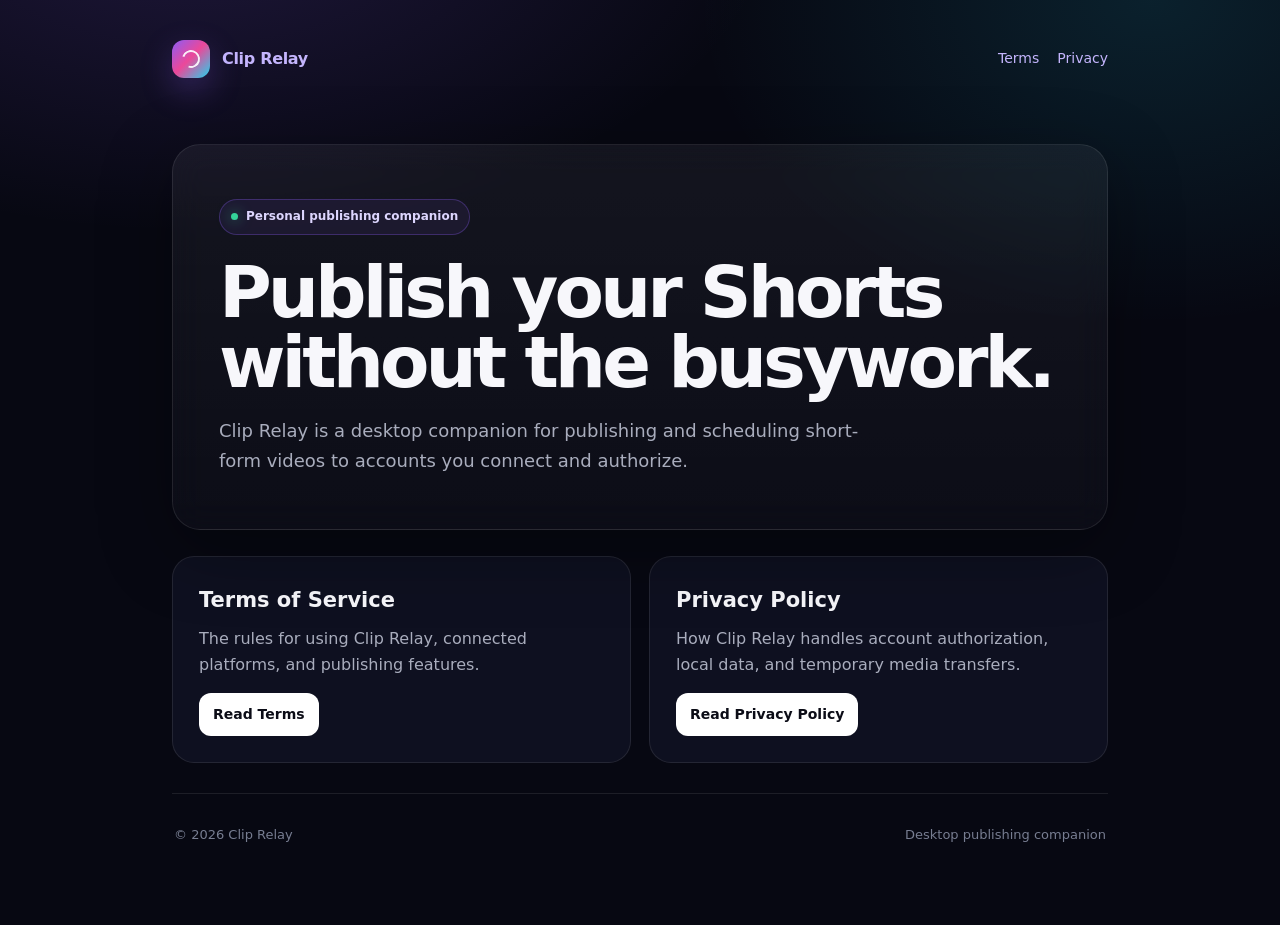
<file: index.html>
<!doctype html>
<html lang="en">
<head>
  <meta charset="utf-8">
  <meta name="viewport" content="width=device-width, initial-scale=1">
  <title>Clip Relay</title>
  <meta name="description" content="Clip Relay is a desktop app for publishing and scheduling short-form videos to connected social accounts.">
  <link rel="stylesheet" href="assets/style.css">
</head>
<body>
<main class="shell">
  <header class="nav">
    <a class="brand" href="./"><span class="mark"></span><span>Clip Relay</span></a>
    <nav class="links">
      <a href="terms/">Terms</a>
      <a href="privacy/">Privacy</a>
    </nav>
  </header>

  <section class="hero">
    <span class="eyebrow"><span class="dot"></span> Personal publishing companion</span>
    <h1>Publish your Shorts<br>without the busywork.</h1>
    <p>Clip Relay is a desktop companion for publishing and scheduling short-form videos to accounts you connect and authorize.</p>
  </section>

  <section class="cards">
    <article class="card">
      <h2>Terms of Service</h2>
      <p>The rules for using Clip Relay, connected platforms, and publishing features.</p>
      <a class="button" href="terms/">Read Terms</a>
    </article>
    <article class="card">
      <h2>Privacy Policy</h2>
      <p>How Clip Relay handles account authorization, local data, and temporary media transfers.</p>
      <a class="button" href="privacy/">Read Privacy Policy</a>
    </article>
  </section>

  <footer class="footer">
    <span>© 2026 Clip Relay</span>
    <span>Desktop publishing companion</span>
  </footer>
</main>
</body>
</html>
</file>
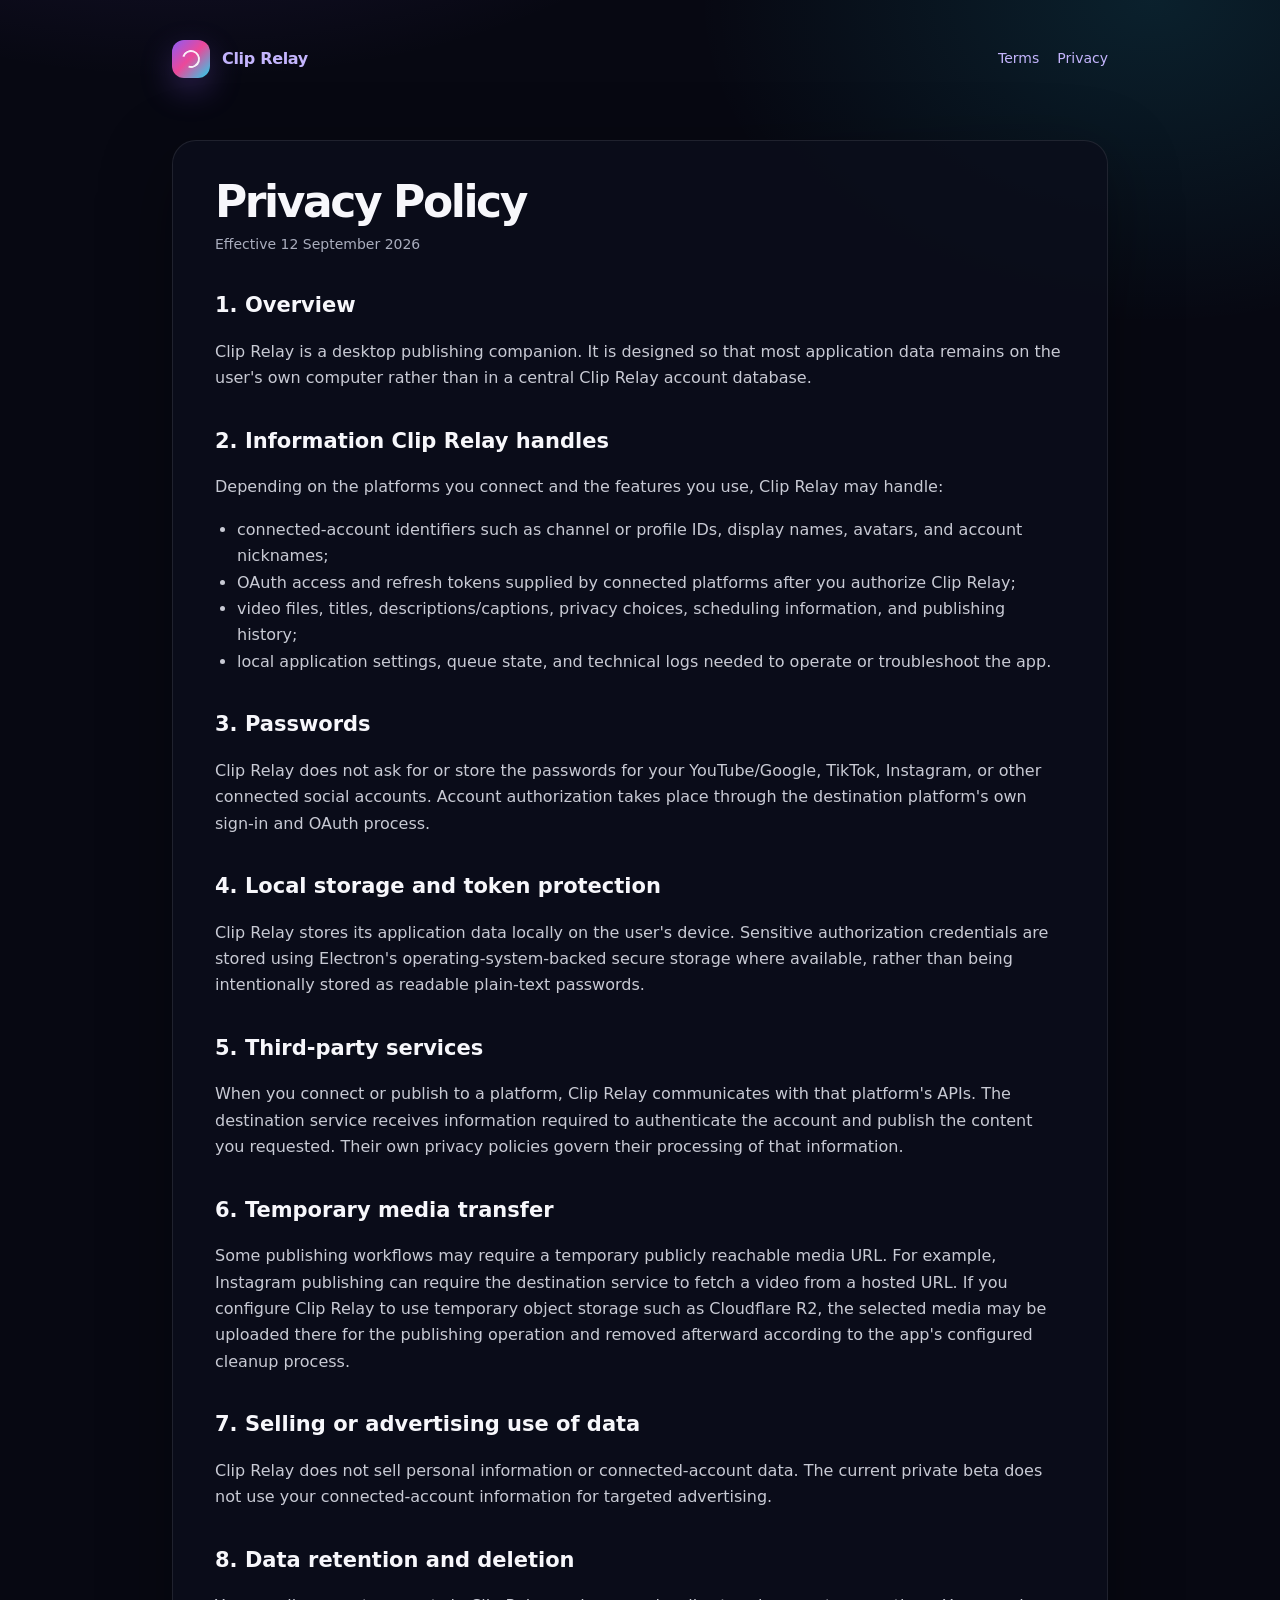
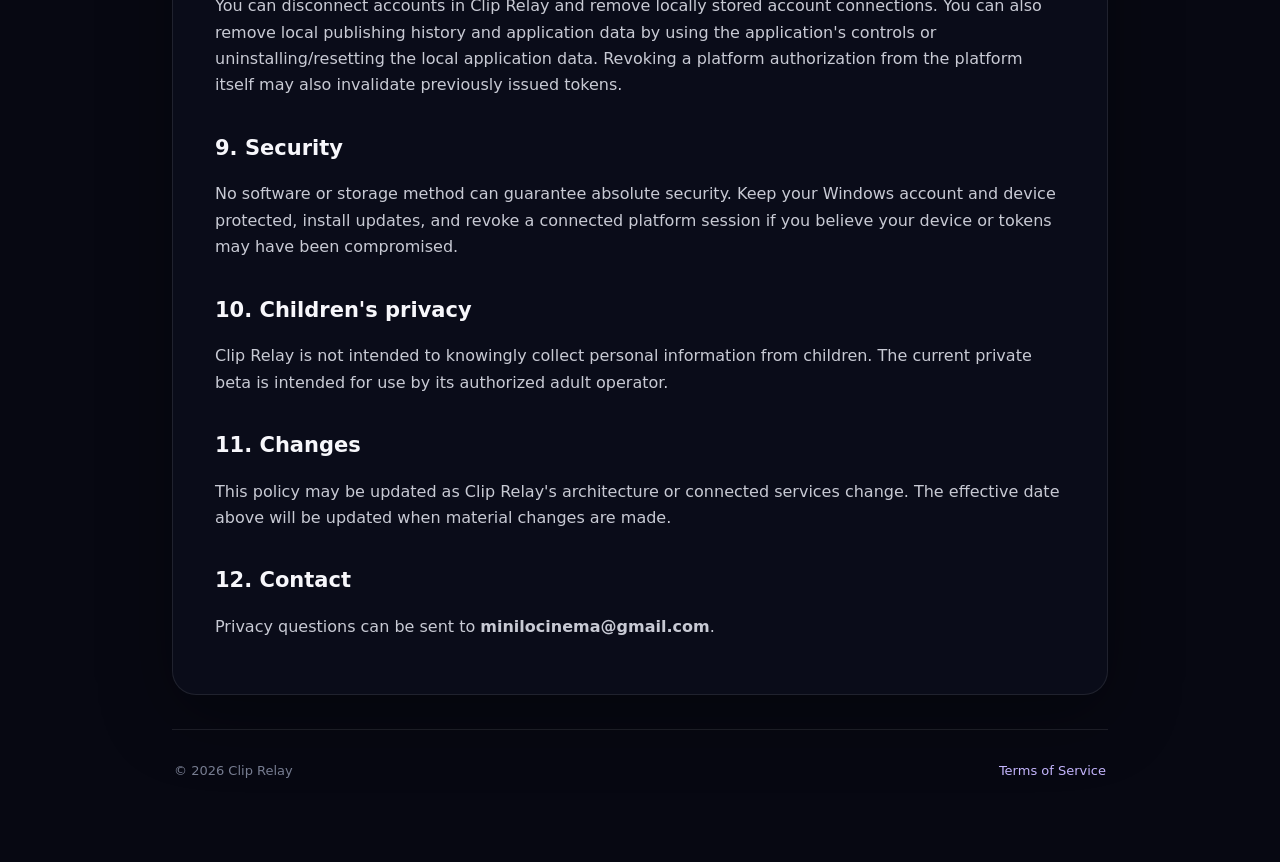
<file: privacy/index.html>
<!doctype html>
<html lang="en">
<head>
  <meta charset="utf-8">
  <meta name="viewport" content="width=device-width, initial-scale=1">
  <title>Privacy Policy — Clip Relay</title>
  <link rel="stylesheet" href="../assets/style.css">
</head>
<body>
<main class="shell">
  
<header class="nav">
  <a class="brand" href="../index.html"><span class="mark"></span><span>Clip Relay</span></a>
  <nav class="links">
    <a href="../terms/">Terms</a>
    <a href="../privacy/">Privacy</a>
  </nav>
</header>

  <article class="doc">
    <h1>Privacy Policy</h1>
    <div class="meta">Effective 12 September 2026</div>

    <h2>1. Overview</h2>
    <p>Clip Relay is a desktop publishing companion. It is designed so that most application data remains on the user's own computer rather than in a central Clip Relay account database.</p>

    <h2>2. Information Clip Relay handles</h2>
    <p>Depending on the platforms you connect and the features you use, Clip Relay may handle:</p>
    <ul>
      <li>connected-account identifiers such as channel or profile IDs, display names, avatars, and account nicknames;</li>
      <li>OAuth access and refresh tokens supplied by connected platforms after you authorize Clip Relay;</li>
      <li>video files, titles, descriptions/captions, privacy choices, scheduling information, and publishing history;</li>
      <li>local application settings, queue state, and technical logs needed to operate or troubleshoot the app.</li>
    </ul>

    <h2>3. Passwords</h2>
    <p>Clip Relay does not ask for or store the passwords for your YouTube/Google, TikTok, Instagram, or other connected social accounts. Account authorization takes place through the destination platform's own sign-in and OAuth process.</p>

    <h2>4. Local storage and token protection</h2>
    <p>Clip Relay stores its application data locally on the user's device. Sensitive authorization credentials are stored using Electron's operating-system-backed secure storage where available, rather than being intentionally stored as readable plain-text passwords.</p>

    <h2>5. Third-party services</h2>
    <p>When you connect or publish to a platform, Clip Relay communicates with that platform's APIs. The destination service receives information required to authenticate the account and publish the content you requested. Their own privacy policies govern their processing of that information.</p>

    <h2>6. Temporary media transfer</h2>
    <p>Some publishing workflows may require a temporary publicly reachable media URL. For example, Instagram publishing can require the destination service to fetch a video from a hosted URL. If you configure Clip Relay to use temporary object storage such as Cloudflare R2, the selected media may be uploaded there for the publishing operation and removed afterward according to the app's configured cleanup process.</p>

    <h2>7. Selling or advertising use of data</h2>
    <p>Clip Relay does not sell personal information or connected-account data. The current private beta does not use your connected-account information for targeted advertising.</p>

    <h2>8. Data retention and deletion</h2>
    <p>You can disconnect accounts in Clip Relay and remove locally stored account connections. You can also remove local publishing history and application data by using the application's controls or uninstalling/resetting the local application data. Revoking a platform authorization from the platform itself may also invalidate previously issued tokens.</p>

    <h2>9. Security</h2>
    <p>No software or storage method can guarantee absolute security. Keep your Windows account and device protected, install updates, and revoke a connected platform session if you believe your device or tokens may have been compromised.</p>

    <h2>10. Children's privacy</h2>
    <p>Clip Relay is not intended to knowingly collect personal information from children. The current private beta is intended for use by its authorized adult operator.</p>

    <h2>11. Changes</h2>
    <p>This policy may be updated as Clip Relay's architecture or connected services change. The effective date above will be updated when material changes are made.</p>

    <h2>12. Contact</h2>
    <p>Privacy questions can be sent to <strong>minilocinema@gmail.com</strong>.</p>
  </article>
  <footer class="footer"><span>© 2026 Clip Relay</span><span><a href="../terms/">Terms of Service</a></span></footer>
</main>
</body>
</html>
</file>
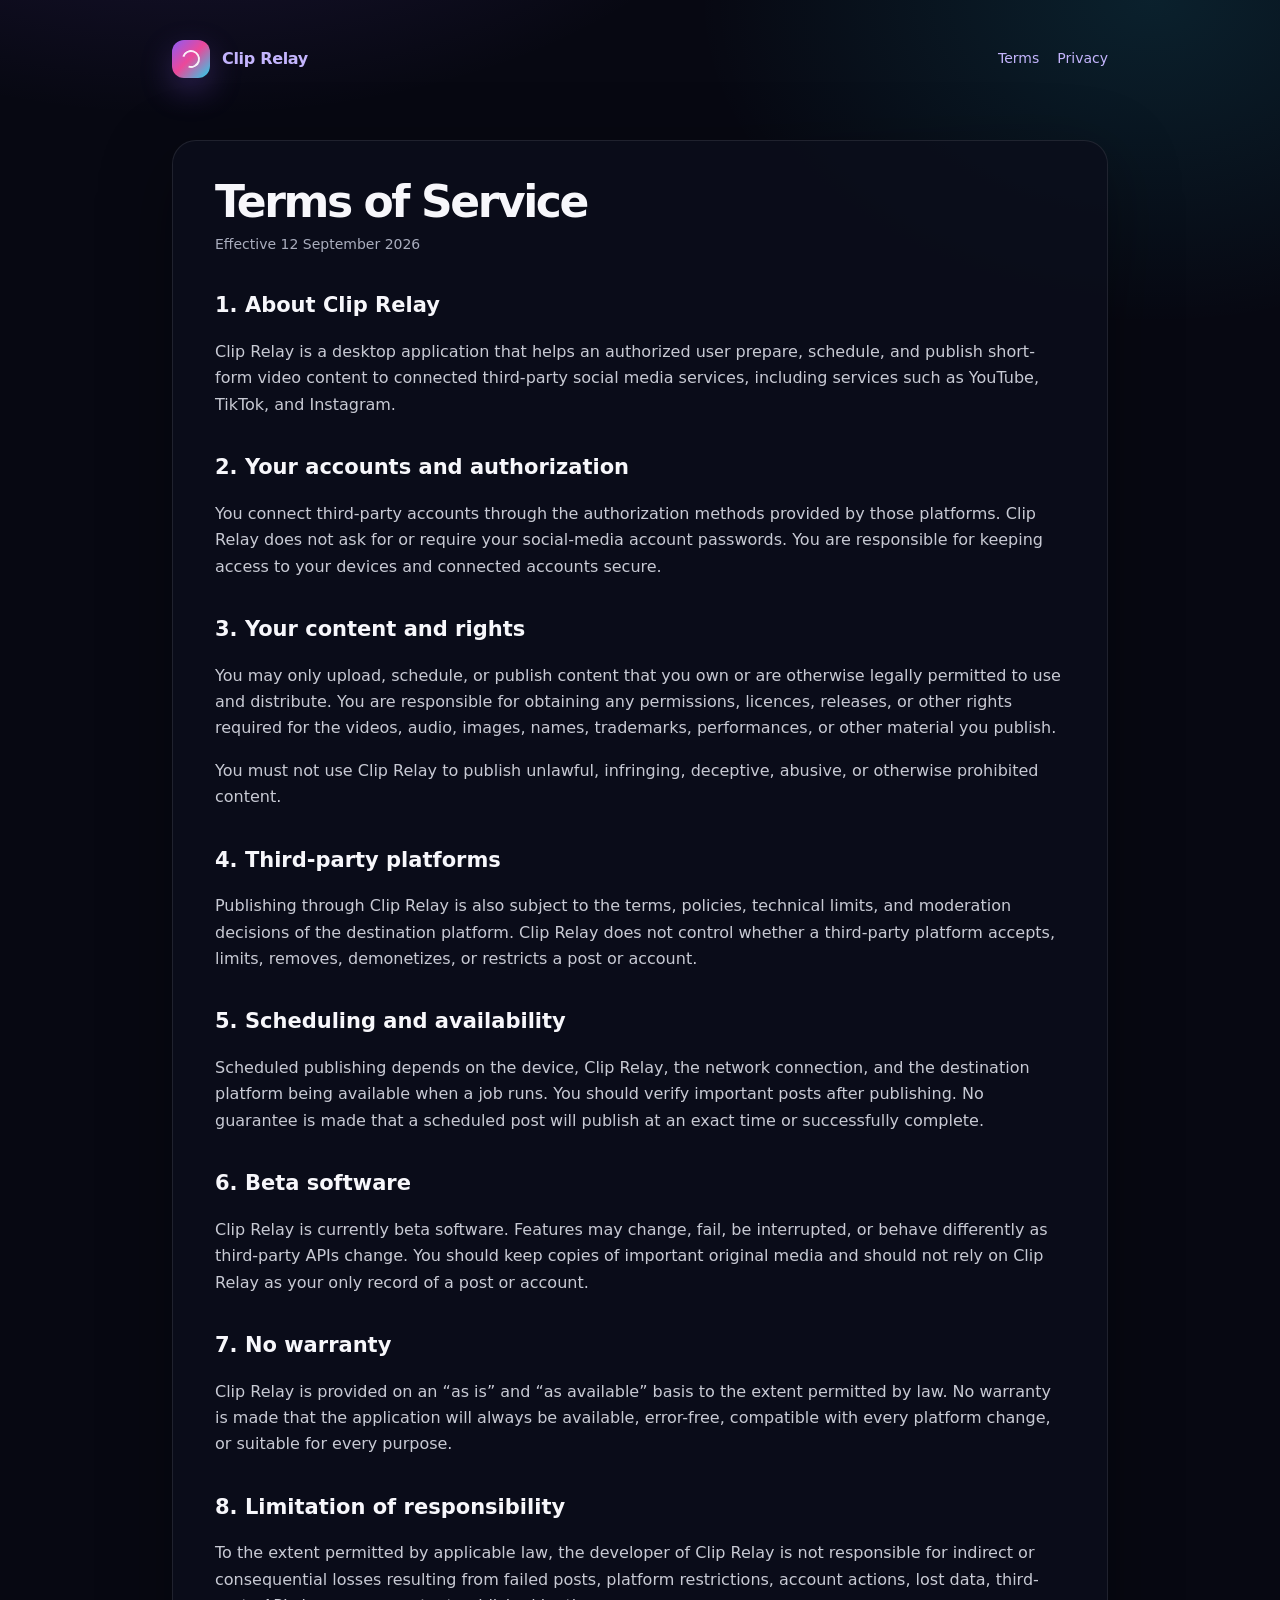
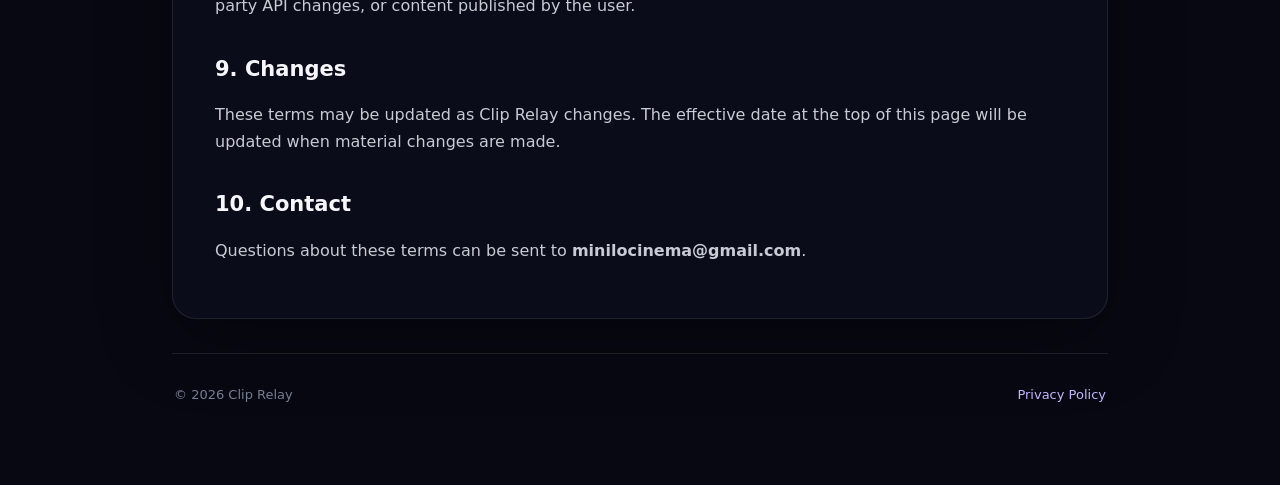
<file: terms/index.html>
<!doctype html>
<html lang="en">
<head>
  <meta charset="utf-8">
  <meta name="viewport" content="width=device-width, initial-scale=1">
  <title>Terms of Service — Clip Relay</title>
  <link rel="stylesheet" href="../assets/style.css">
</head>
<body>
<main class="shell">
  
<header class="nav">
  <a class="brand" href="../index.html"><span class="mark"></span><span>Clip Relay</span></a>
  <nav class="links">
    <a href="../terms/">Terms</a>
    <a href="../privacy/">Privacy</a>
  </nav>
</header>

  <article class="doc">
    <h1>Terms of Service</h1>
    <div class="meta">Effective 12 September 2026</div>

    <h2>1. About Clip Relay</h2>
    <p>Clip Relay is a desktop application that helps an authorized user prepare, schedule, and publish short-form video content to connected third-party social media services, including services such as YouTube, TikTok, and Instagram.</p>

    <h2>2. Your accounts and authorization</h2>
    <p>You connect third-party accounts through the authorization methods provided by those platforms. Clip Relay does not ask for or require your social-media account passwords. You are responsible for keeping access to your devices and connected accounts secure.</p>

    <h2>3. Your content and rights</h2>
    <p>You may only upload, schedule, or publish content that you own or are otherwise legally permitted to use and distribute. You are responsible for obtaining any permissions, licences, releases, or other rights required for the videos, audio, images, names, trademarks, performances, or other material you publish.</p>
    <p>You must not use Clip Relay to publish unlawful, infringing, deceptive, abusive, or otherwise prohibited content.</p>

    <h2>4. Third-party platforms</h2>
    <p>Publishing through Clip Relay is also subject to the terms, policies, technical limits, and moderation decisions of the destination platform. Clip Relay does not control whether a third-party platform accepts, limits, removes, demonetizes, or restricts a post or account.</p>

    <h2>5. Scheduling and availability</h2>
    <p>Scheduled publishing depends on the device, Clip Relay, the network connection, and the destination platform being available when a job runs. You should verify important posts after publishing. No guarantee is made that a scheduled post will publish at an exact time or successfully complete.</p>

    <h2>6. Beta software</h2>
    <p>Clip Relay is currently beta software. Features may change, fail, be interrupted, or behave differently as third-party APIs change. You should keep copies of important original media and should not rely on Clip Relay as your only record of a post or account.</p>

    <h2>7. No warranty</h2>
    <p>Clip Relay is provided on an “as is” and “as available” basis to the extent permitted by law. No warranty is made that the application will always be available, error-free, compatible with every platform change, or suitable for every purpose.</p>

    <h2>8. Limitation of responsibility</h2>
    <p>To the extent permitted by applicable law, the developer of Clip Relay is not responsible for indirect or consequential losses resulting from failed posts, platform restrictions, account actions, lost data, third-party API changes, or content published by the user.</p>

    <h2>9. Changes</h2>
    <p>These terms may be updated as Clip Relay changes. The effective date at the top of this page will be updated when material changes are made.</p>

    <h2>10. Contact</h2>
    <p>Questions about these terms can be sent to <strong>minilocinema@gmail.com</strong>.</p>
  </article>
  <footer class="footer"><span>© 2026 Clip Relay</span><span><a href="../privacy/">Privacy Policy</a></span></footer>
</main>
</body>
</html>
</file>
<file: assets/style.css>
:root{
  --bg:#070812;
  --panel:rgba(18,20,38,.72);
  --panel-strong:#111329;
  --text:#f7f7fb;
  --muted:#a9adbd;
  --line:rgba(255,255,255,.09);
  --violet:#8b5cf6;
  --cyan:#22d3ee;
  --pink:#ec4899;
  --green:#34d399;
  --shadow:0 20px 70px rgba(0,0,0,.35);
}
*{box-sizing:border-box}
html{scroll-behavior:smooth}
body{
  margin:0;
  color:var(--text);
  font-family:Inter,ui-sans-serif,system-ui,-apple-system,BlinkMacSystemFont,"Segoe UI",sans-serif;
  line-height:1.65;
  background:
    radial-gradient(900px 500px at 15% -10%, rgba(139,92,246,.18), transparent 65%),
    radial-gradient(700px 500px at 90% 0%, rgba(34,211,238,.12), transparent 65%),
    var(--bg);
}
a{color:#c4b5fd;text-decoration:none}
a:hover{color:white}
.shell{max-width:980px;margin:0 auto;padding:28px 22px 70px}
.nav{
  display:flex;align-items:center;justify-content:space-between;
  padding:12px 0 28px;gap:18px;
}
.brand{display:flex;align-items:center;gap:12px;font-weight:800;letter-spacing:-.02em}
.mark{
  width:38px;height:38px;border-radius:12px;position:relative;
  background:linear-gradient(135deg,var(--violet),var(--pink) 48%,var(--cyan));
  box-shadow:0 12px 32px rgba(139,92,246,.28);
}
.mark:before{
  content:"";position:absolute;inset:10px;border:2px solid rgba(255,255,255,.9);
  border-left-color:transparent;border-radius:50%;transform:rotate(-28deg)
}
.links{display:flex;gap:18px;flex-wrap:wrap;font-size:14px;color:var(--muted)}
.hero{
  margin:38px 0 26px;padding:54px 46px;border:1px solid var(--line);
  background:linear-gradient(180deg,rgba(255,255,255,.055),rgba(255,255,255,.025));
  backdrop-filter:blur(16px);border-radius:28px;box-shadow:var(--shadow);
}
.eyebrow{
  display:inline-flex;align-items:center;gap:8px;padding:7px 11px;
  border:1px solid rgba(139,92,246,.3);border-radius:999px;
  background:rgba(139,92,246,.08);font-size:12px;color:#ddd6fe;font-weight:700;
}
.dot{width:7px;height:7px;border-radius:50%;background:var(--green);box-shadow:0 0 14px rgba(52,211,153,.7)}
h1{font-size:clamp(38px,7vw,72px);line-height:.98;letter-spacing:-.055em;margin:22px 0 18px}
.hero p{max-width:680px;color:var(--muted);font-size:18px;margin:0}
.cards{display:grid;grid-template-columns:repeat(2,minmax(0,1fr));gap:18px;margin-top:22px}
.card{
  padding:26px;border:1px solid var(--line);border-radius:22px;background:var(--panel);
}
.card h2{font-size:21px;margin:0 0 8px}
.card p{margin:0 0 14px;color:var(--muted)}
.button{
  display:inline-flex;align-items:center;padding:10px 14px;border-radius:12px;
  background:#fff;color:#0b0c16;font-weight:800;font-size:14px
}
.button:hover{color:#0b0c16;transform:translateY(-1px)}
.doc{
  margin:34px 0;padding:38px 42px;border:1px solid var(--line);border-radius:24px;
  background:rgba(12,14,28,.82);box-shadow:var(--shadow)
}
.doc h1{font-size:44px;line-height:1.05;margin:0 0 8px}
.doc h2{font-size:21px;margin:32px 0 8px}
.doc h3{font-size:16px;margin:22px 0 5px}
.doc p,.doc li{color:#c8cad4}
.doc ul{padding-left:22px}
.meta{color:var(--muted);font-size:14px;margin-bottom:28px}
.notice{
  border:1px solid rgba(34,211,238,.2);background:rgba(34,211,238,.055);
  padding:14px 16px;border-radius:14px;color:#c8f7ff;font-size:14px
}
.footer{
  padding:30px 2px 10px;margin-top:30px;border-top:1px solid var(--line);
  color:#777d91;font-size:13px;display:flex;justify-content:space-between;gap:16px;flex-wrap:wrap
}
code{background:rgba(255,255,255,.06);padding:2px 6px;border-radius:6px}
@media(max-width:700px){
  .hero{padding:36px 26px}
  .cards{grid-template-columns:1fr}
  .doc{padding:28px 22px}
  .links{gap:10px}
}
</file>
